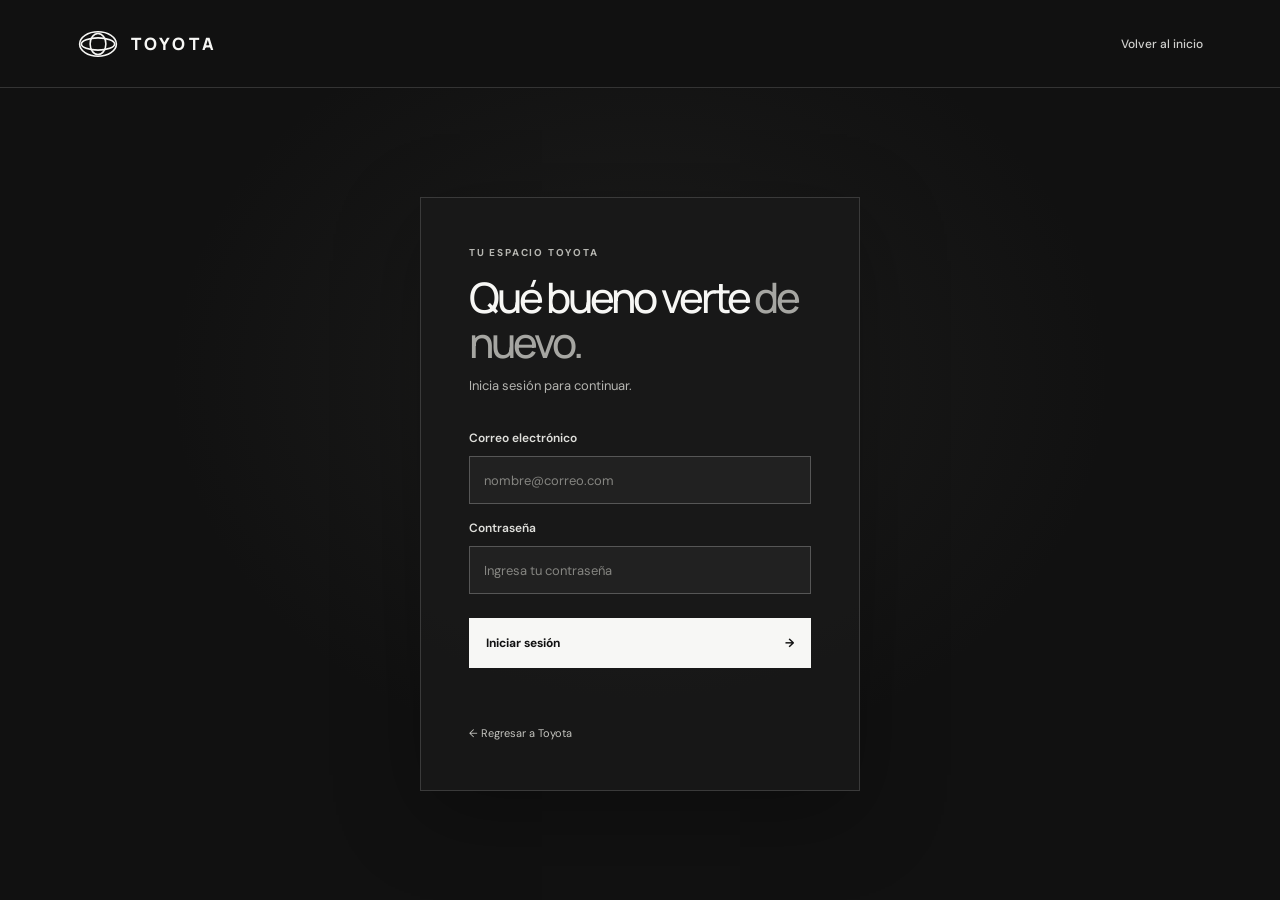
<file: src/login.html>
<!doctype html>
<html lang="es">
  <head>
    <meta charset="utf-8" />
    <meta name="viewport" content="width=device-width, initial-scale=1" />
    <meta name="theme-color" content="#111111" />
    <title>Iniciar sesión — Toyota</title>
    <link rel="preconnect" href="https://fonts.googleapis.com" />
    <link rel="preconnect" href="https://fonts.gstatic.com" crossorigin />
    <link
      href="https://fonts.googleapis.com/css2?family=DM+Sans:wght@400;500;600;700&family=Manrope:wght@400;500;600;700;800&display=swap"
      rel="stylesheet"
    />
    <link rel="stylesheet" href="css/navbar.css" />
    <link rel="stylesheet" href="css/login.css" />
  </head>
  <body class="login-page">
    <header class="site-header">
      <nav class="navbar" aria-label="Navegación principal">
        <a class="toyota-brand" href="index.html" aria-label="Toyota, inicio">
          <svg class="toyota-emblem" viewBox="0 0 48 34" role="img" aria-label="Emblema Toyota">
            <ellipse cx="24" cy="17" rx="21" ry="14" />
            <ellipse cx="24" cy="17" rx="9" ry="12" />
            <ellipse cx="24" cy="17" rx="19" ry="7" />
          </svg>
          <span>TOYOTA</span>
        </a>
        <a class="navbar-link login-home-link" href="index.html">Volver al inicio</a>
      </nav>
    </header>

    <main class="login-main">
      <section class="login-card" aria-labelledby="login-title">
        <p class="login-eyebrow">TU ESPACIO TOYOTA</p>
        <h1 id="login-title">Qué bueno verte <span>de nuevo.</span></h1>
        <p class="login-intro">Inicia sesión para continuar.</p>

        <form class="login-form" id="login-form">
          <label for="login-email">Correo electrónico</label>
          <input
            id="login-email"
            name="email"
            type="email"
            autocomplete="email"
            placeholder="nombre@correo.com"
            required
          />

          <label for="login-password">Contraseña</label>
          <input
            id="login-password"
            name="password"
            type="password"
            autocomplete="current-password"
            placeholder="Ingresa tu contraseña"
            required
          />

          <button type="submit">Iniciar sesión <span aria-hidden="true">→</span></button>
          <p class="login-message" id="login-message" role="status" aria-live="polite"></p>
        </form>

        <a class="login-back-link" href="index.html">← Regresar a Toyota</a>
      </section>
    </main>

    <script>
      const loginForm = document.querySelector("#login-form");

      loginForm.addEventListener("submit", (event) => {
        event.preventDefault();
        window.location.href =
          "file:///C:/Users/EDTecnica/Desktop/narbar_L06/src/views/dashbaard.html";
      });
    </script>
  </body>
</html>
</file>
<file: src/css/navbar.css>
:root {
  color-scheme: dark;
  --color-black: #111111;
  --color-white: #f7f7f5;
  --color-gray: #a6a6a4;
  --color-line: rgba(255, 255, 255, 0.15);
  --section-space: clamp(56px, 7vw, 96px);
  --header-height: 88px;
  --font-body: "DM Sans", Arial, sans-serif;
  --font-display: "Manrope", "DM Sans", Arial, sans-serif;
}

* {
  box-sizing: border-box;
}

html {
  min-width: 320px;
  scroll-behavior: smooth;
  scroll-padding-top: var(--header-height);
}

body {
  min-width: 320px;
  margin: 0;
  background: var(--color-black);
  color: var(--color-white);
  font-family: var(--font-body);
  -webkit-font-smoothing: antialiased;
}

body,
button,
a {
  font-family: var(--font-body);
}

a {
  color: inherit;
  text-decoration: none;
}

button {
  color: inherit;
}

.site-header {
  position: sticky;
  top: 0;
  z-index: 5;
  width: 100%;
  background: var(--color-black);
}

.navbar {
  display: flex;
  width: min(1440px, 100%);
  min-height: 88px;
  align-items: center;
  justify-content: space-between;
  margin-inline: auto;
  padding-inline: clamp(24px, 6vw, 88px);
  border-bottom: 1px solid var(--color-line);
}

.toyota-brand {
  display: inline-flex;
  flex: 0 0 auto;
  align-items: center;
  gap: 12px;
  font-family: var(--font-display);
  font-size: 17px;
  font-weight: 800;
  letter-spacing: 0.19em;
}

.toyota-emblem {
  width: 42px;
  height: 30px;
  fill: none;
  stroke: currentColor;
  stroke-width: 1.8;
}

.navbar-links {
  display: flex;
  align-items: center;
  gap: clamp(20px, 3vw, 42px);
}

.navbar-link {
  color: #d0d0ce;
  font-size: 12px;
  font-weight: 500;
  transition: color 160ms ease;
}

.navbar-link:hover {
  color: var(--color-white);
}

.navbar-cta {
  display: inline-flex;
  min-height: 44px;
  align-items: center;
  justify-content: center;
  gap: 16px;
  padding: 0 18px;
  border: 1px solid rgba(255, 255, 255, 0.65);
  border-radius: 2px;
  color: var(--color-white);
  transition: background 160ms ease, color 160ms ease;
}

.navbar-cta:hover {
  background: var(--color-white);
  color: var(--color-black);
}

.navbar-toggle {
  display: none;
  width: 44px;
  height: 44px;
  align-content: center;
  justify-items: center;
  gap: 6px;
  border: 1px solid var(--color-line);
  border-radius: 50%;
  background: transparent;
  cursor: pointer;
}

.navbar-toggle span {
  width: 17px;
  height: 1px;
  background: currentColor;
  transition: transform 160ms ease;
}

.navbar-toggle[aria-expanded="true"] span:first-child {
  transform: translateY(3.5px) rotate(45deg);
}

.navbar-toggle[aria-expanded="true"] span:last-child {
  transform: translateY(-3.5px) rotate(-45deg);
}

:focus-visible {
  outline: 2px solid var(--color-white);
  outline-offset: 5px;
}

@media (max-width: 800px) {
  :root {
    --header-height: 76px;
  }

  .navbar {
    min-height: 76px;
    padding-inline: 24px;
  }

  .navbar-toggle {
    display: grid;
  }

  .navbar-links {
    position: absolute;
    top: 100%;
    right: 0;
    left: 0;
    display: none;
    align-items: stretch;
    gap: 0;
    padding: 12px 24px 24px;
    border-bottom: 1px solid var(--color-line);
    background: var(--color-black);
  }

  .navbar-links.is-open {
    display: flex;
    flex-direction: column;
  }

  .navbar-link {
    padding-block: 16px;
    border-bottom: 1px solid var(--color-line);
  }

  .navbar-cta {
    margin-top: 18px;
  }
}

@media (prefers-reduced-motion: reduce) {
  *,
  *::before,
  *::after {
    scroll-behavior: auto !important;
    transition-duration: 0.01ms !important;
  }
}
</file>
<file: src/css/login.css>
.login-page {
  min-height: 100vh;
  min-height: 100svh;
  background:
    radial-gradient(ellipse at 50% 42%, rgba(84, 84, 80, 0.18), transparent 52%),
    #111;
}

.login-home-link {
  padding-block: 12px;
}

.login-main {
  display: grid;
  min-height: calc(100vh - var(--header-height));
  min-height: calc(100svh - var(--header-height));
  place-items: center;
  padding: clamp(32px, 7vw, 72px) 20px;
}

.login-card {
  width: min(100%, 440px);
  padding: clamp(28px, 6vw, 48px);
  border: 1px solid rgba(255, 255, 255, 0.15);
  background: rgba(24, 24, 24, 0.92);
  box-shadow: 0 24px 80px rgba(0, 0, 0, 0.28);
}

.login-eyebrow {
  margin: 0 0 16px;
  color: #b7b7b2;
  font-size: 10px;
  font-weight: 700;
  letter-spacing: 0.18em;
}

.login-card h1 {
  margin: 0;
  font-family: var(--font-display);
  font-size: clamp(30px, 7vw, 42px);
  font-weight: 500;
  letter-spacing: -0.07em;
  line-height: 1.08;
}

.login-card h1 span {
  color: #a6a6a2;
}

.login-intro {
  margin: 12px 0 30px;
  color: #b5b5b1;
  font-size: 13px;
}

.login-form {
  display: grid;
  gap: 10px;
}

.login-form label {
  margin-top: 6px;
  color: #e0e0dc;
  font-size: 12px;
  font-weight: 600;
}

.login-form input {
  width: 100%;
  min-height: 48px;
  padding: 0 14px;
  border: 1px solid rgba(255, 255, 255, 0.24);
  border-radius: 0;
  background: rgba(255, 255, 255, 0.04);
  color: var(--color-white);
  font: inherit;
  font-size: 13px;
}

.login-form input::placeholder {
  color: #858581;
}

.login-form input:focus-visible {
  outline: 2px solid var(--color-white);
  outline-offset: 2px;
}

.login-form button {
  display: flex;
  min-height: 50px;
  align-items: center;
  justify-content: space-between;
  margin-top: 14px;
  padding: 0 16px;
  border: 1px solid var(--color-white);
  background: var(--color-white);
  color: var(--color-black);
  cursor: pointer;
  font: inherit;
  font-size: 12px;
  font-weight: 700;
  transition: background 160ms ease, color 160ms ease;
}

.login-form button:hover {
  background: transparent;
  color: var(--color-white);
}

.login-message {
  min-height: 36px;
  margin: 0;
  color: #c8c8c3;
  font-size: 11px;
  line-height: 1.6;
}

.login-back-link {
  display: inline-block;
  margin-top: 12px;
  color: #c4c4bf;
  font-size: 11px;
  transition: color 160ms ease;
}

.login-back-link:hover {
  color: var(--color-white);
}

@media (max-width: 420px) {
  .login-main {
    padding-inline: 16px;
  }
}
</file>
